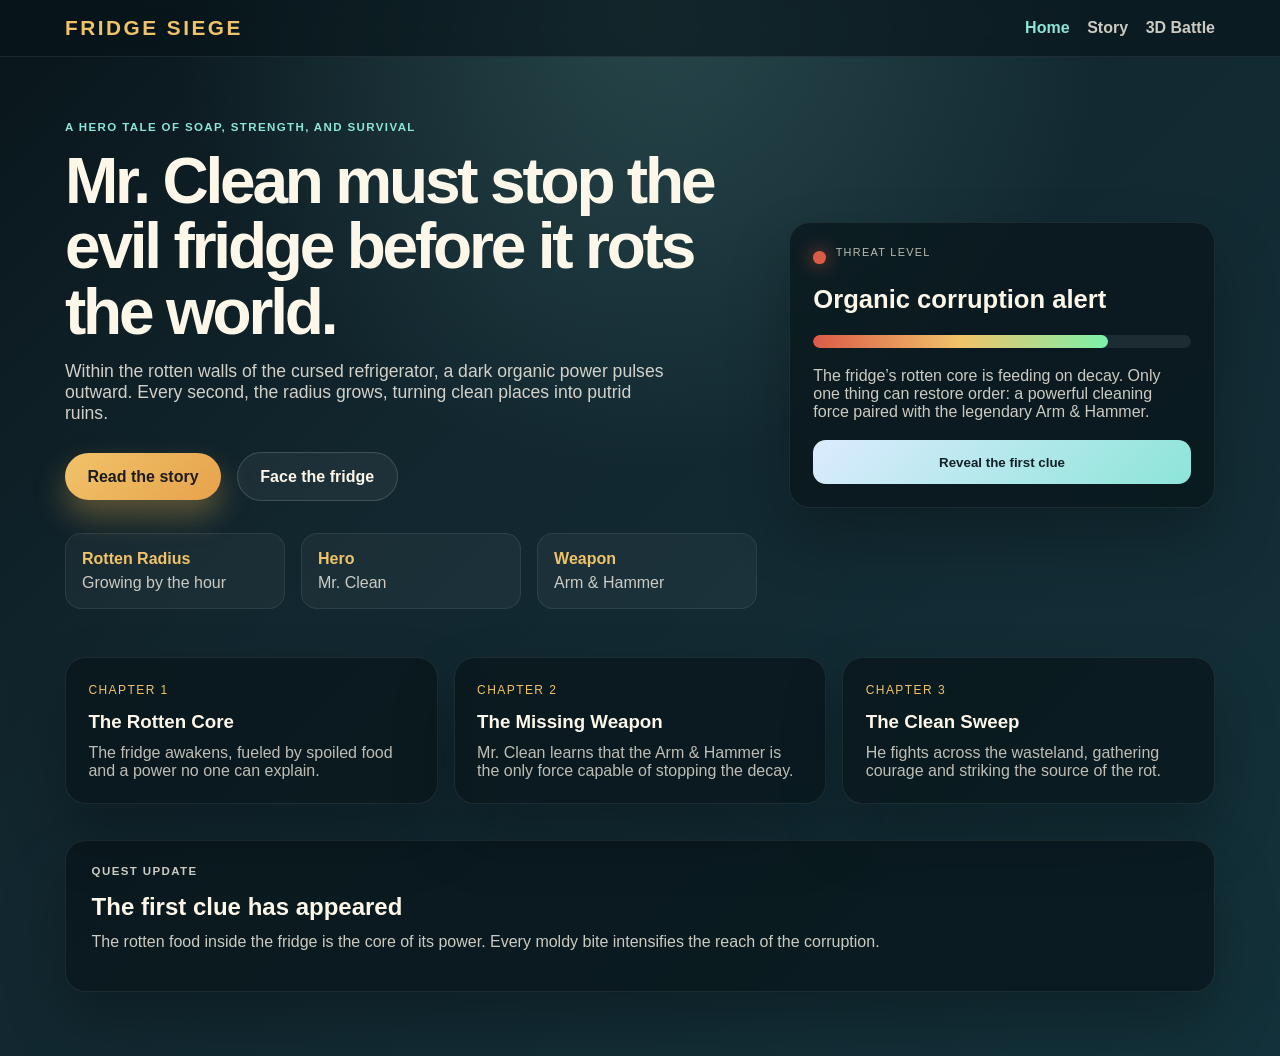
<file: index.html>
<!doctype html>
<html lang="en">
  <head>
    <meta charset="utf-8" />
    <meta name="viewport" content="width=device-width, initial-scale=1" />
    <title>Mr. Clean vs. the Evil Fridge</title>
    <meta
      name="description"
      content="An interactive story website about Mr. Clean, the Arm & Hammer, and the evil fridge that spreads rot."
    />
    <link rel="stylesheet" href="style.css" />
  </head>
  <body class="homepage">
    <header class="site-header">
      <nav class="nav container" aria-label="Main navigation">
        <a class="brand" href="index.html">Fridge Siege</a>
        <div class="nav-links">
          <a href="index.html" class="active">Home</a>
          <a href="story.html">Story</a>
          <a href="week4/3d.html">3D Battle</a>
        </div>
      </nav>
    </header>

    <main class="hero container">
      <section class="hero-copy">
        <p class="eyebrow">A hero tale of soap, strength, and survival</p>
        <h1>Mr. Clean must stop the evil fridge before it rots the world.</h1>
        <p class="lead">
          Within the rotten walls of the cursed refrigerator, a dark organic power
          pulses outward. Every second, the radius grows, turning clean places into
          putrid ruins.
        </p>

        <div class="hero-actions">
          <a class="button primary" href="story.html">Read the story</a>
          <a class="button secondary" href="week4/3d.html">Face the fridge</a>
        </div>

        <ul class="stats" aria-label="Story status">
          <li>
            <strong>Rotten Radius</strong>
            <span>Growing by the hour</span>
          </li>
          <li>
            <strong>Hero</strong>
            <span>Mr. Clean</span>
          </li>
          <li>
            <strong>Weapon</strong>
            <span>Arm & Hammer</span>
          </li>
        </ul>
      </section>

      <aside class="hero-panel" aria-live="polite">
        <div class="panel-header">
          <span class="pulse-dot"></span>
          <p>Threat level</p>
        </div>
        <h2>Organic corruption alert</h2>
        <div class="meter">
          <span class="meter-fill"></span>
        </div>
        <p class="panel-copy">
          The fridge’s rotten core is feeding on decay. Only one thing can restore
          order: a powerful cleaning force paired with the legendary Arm & Hammer.
        </p>
        <button class="chapter-trigger" type="button" data-story="chapter-1">
          Reveal the first clue
        </button>
      </aside>
    </main>

    <section class="story-snippets container" aria-label="Story chapter preview">
      <article class="snippet" data-story="chapter-1">
        <span>Chapter 1</span>
        <h3>The Rotten Core</h3>
        <p>The fridge awakens, fueled by spoiled food and a power no one can explain.</p>
      </article>
      <article class="snippet" data-story="chapter-2">
        <span>Chapter 2</span>
        <h3>The Missing Weapon</h3>
        <p>Mr. Clean learns that the Arm & Hammer is the only force capable of stopping the decay.</p>
      </article>
      <article class="snippet" data-story="chapter-3">
        <span>Chapter 3</span>
        <h3>The Clean Sweep</h3>
        <p>He fights across the wasteland, gathering courage and striking the source of the rot.</p>
      </article>
    </section>

    <section class="reveal container" aria-live="polite">
      <div class="reveal-card">
        <p class="eyebrow">Quest update</p>
        <h2 id="storyRevealTitle">The first clue has appeared</h2>
        <p id="storyRevealText">
          The rotten food inside the fridge is the core of its power. Every moldy bite
          intensifies the reach of the corruption.
        </p>
      </div>
    </section>

    <script src="script.js"></script>
  </body>
</html>
</file>
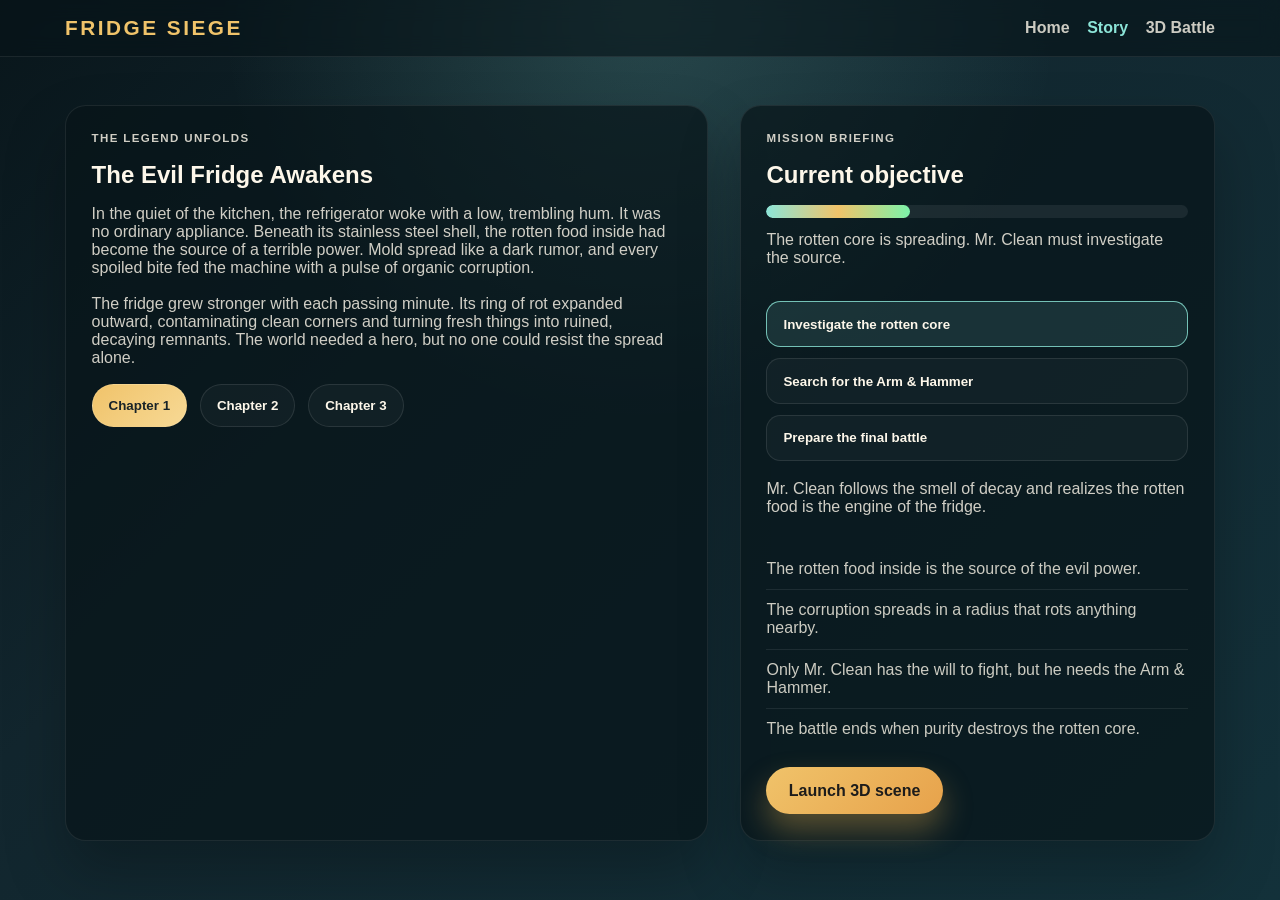
<file: story.html>
<!doctype html>
<html lang="en">
  <head>
    <meta charset="utf-8" />
    <meta name="viewport" content="width=device-width, initial-scale=1" />
    <title>Fridge Siege — Story</title>
    <meta
      name="description"
      content="Expanded story of the evil fridge, Mr. Clean, the Arm & Hammer, and the battle for peace."
    />
    <link rel="stylesheet" href="style.css" />
  </head>
  <body>
    <header class="site-header">
      <nav class="nav container" aria-label="Main navigation">
        <a class="brand" href="index.html">Fridge Siege</a>
        <div class="nav-links">
          <a href="index.html">Home</a>
          <a href="story.html" class="active">Story</a>
          <a href="week4/3d.html">3D Battle</a>
        </div>
      </nav>
    </header>

    <main class="container story-layout">
      <section class="story-card" aria-labelledby="story-title">
        <p class="eyebrow">The legend unfolds</p>
        <h1 id="story-title">The Evil Fridge Awakens</h1>

        <div class="story-panel active" data-story="chapter-1">
          <p>
            In the quiet of the kitchen, the refrigerator woke with a low, trembling hum.
            It was no ordinary appliance. Beneath its stainless steel shell, the rotten food
            inside had become the source of a terrible power. Mold spread like a dark rumor,
            and every spoiled bite fed the machine with a pulse of organic corruption.
          </p>
          <p>
            The fridge grew stronger with each passing minute. Its ring of rot expanded outward,
            contaminating clean corners and turning fresh things into ruined, decaying remnants.
            The world needed a hero, but no one could resist the spread alone.
          </p>
        </div>

        <div class="story-panel" data-story="chapter-2">
          <p>
            Mr. Clean was called to the scene, but even his shining reputation could not stop the
            curse. He had the courage to fight, yet the cruel power of the rotten core was too great.
            He needed something stronger than soap alone. He needed the Arm & Hammer, a legendary
            weapon said to crush decay and restore order wherever it was unleashed.
          </p>
          <p>
            So the battle began. Mr. Clean traveled across the ruined kitchen, following clues,
            gathering strength, and refusing to let the evil spread any further. The Arm & Hammer
            was not just a tool—it was the final promise of purity in a world drowning in rot.
          </p>
        </div>

        <div class="story-panel" data-story="chapter-3">
          <p>
            At the heart of the fridge, the rotten food pulsed like a black heart. Mr. Clean stood before it,
            gripping the Arm & Hammer with both hands. He knew the moment had come. A final strike would
            either restore peace or let the corruption consume the whole room.
          </p>
          <p>
            He swung with unstoppable resolve. The weapon crashed against the core, splitting the rot,
            scattering its power, and washing the darkness away with a burst of cleansing force.
            The fridge froze, the hum stopped, and the kitchen was safe again.
          </p>
        </div>

        <div class="story-actions">
          <button class="story-button active" type="button" data-story="chapter-1">Chapter 1</button>
          <button class="story-button" type="button" data-story="chapter-2">Chapter 2</button>
          <button class="story-button" type="button" data-story="chapter-3">Chapter 3</button>
        </div>
      </section>

      <aside class="story-card" aria-label="Story facts">
        <p class="eyebrow">Mission briefing</p>
        <h2 id="questTitle">Current objective</h2>
        <div class="progress-track" aria-label="Story progress">
          <span id="storyProgress" class="progress-fill"></span>
        </div>
        <p id="storyStatus" class="story-status">The rotten core is spreading. Mr. Clean must investigate the source.</p>

        <div class="decision-list">
          <button class="decision-button active" type="button" data-choice="investigate">Investigate the rotten core</button>
          <button class="decision-button" type="button" data-choice="weapon">Search for the Arm & Hammer</button>
          <button class="decision-button" type="button" data-choice="battle">Prepare the final battle</button>
        </div>

        <p id="decisionText" class="decision-text">
          Mr. Clean follows the smell of decay and realizes the rotten food is the engine of the fridge.
        </p>

        <ul class="story-list">
          <li>The rotten food inside is the source of the evil power.</li>
          <li>The corruption spreads in a radius that rots anything nearby.</li>
          <li>Only Mr. Clean has the will to fight, but he needs the Arm & Hammer.</li>
          <li>The battle ends when purity destroys the rotten core.</li>
        </ul>

        <div class="story-actions">
          <a class="button primary" href="week4/3d.html">Launch 3D scene</a>
        </div>
      </aside>
    </main>

    <script src="script.js"></script>
  </body>
</html>
</file>
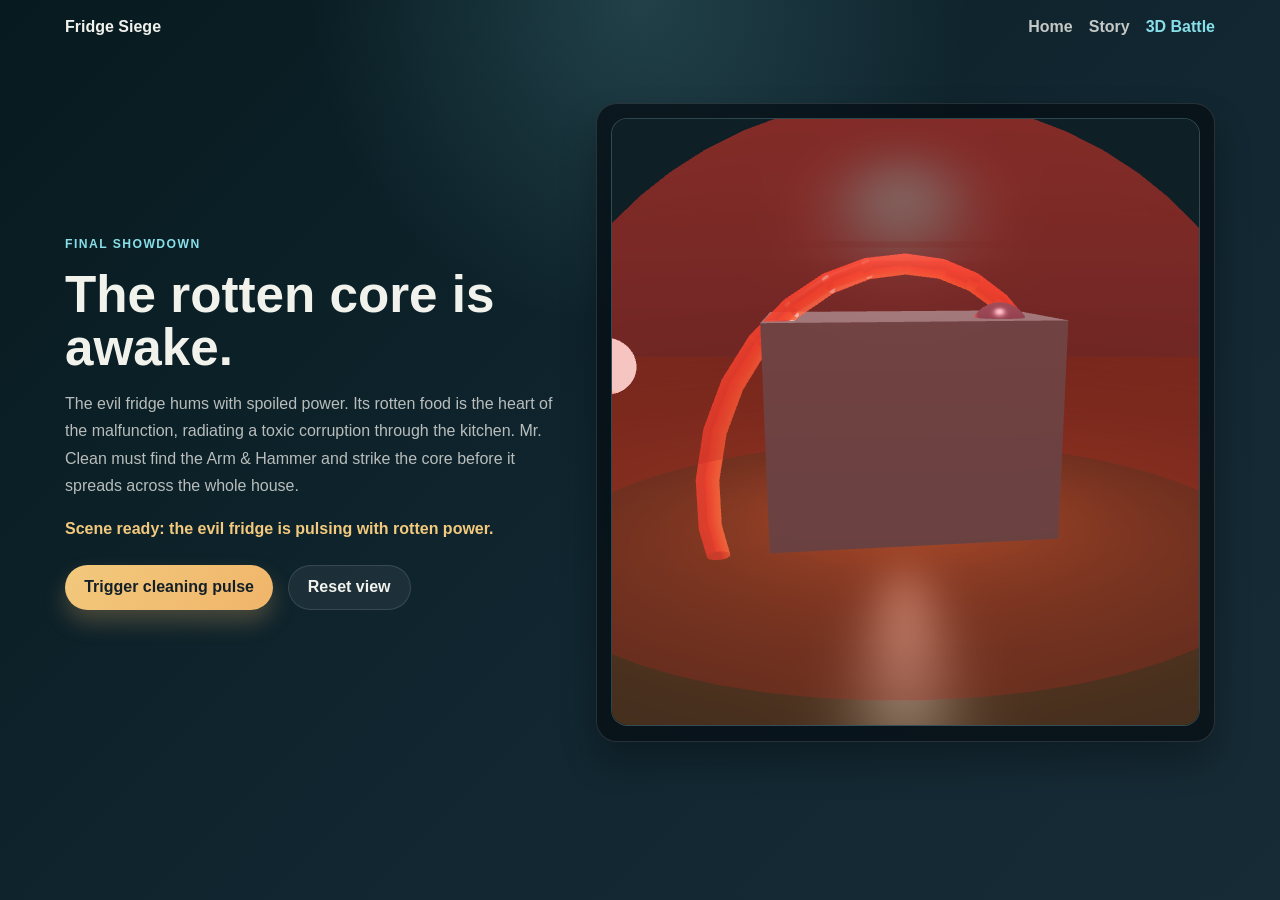
<file: week4/3d.html>
<!doctype html>
<html lang="en">
  <head>
    <meta charset="utf-8" />
    <meta name="viewport" content="width=device-width, initial-scale=1" />
    <title>Fridge Siege — 3D Battle</title>
    <link rel="stylesheet" href="css/styles.css" />
  </head>
  <body class="battle-page">
    <header class="battle-header">
      <nav class="top-nav container" aria-label="Story navigation">
        <a href="../index.html">Fridge Siege</a>
        <div class="nav-links">
          <a href="../index.html">Home</a>
          <a href="../story.html">Story</a>
          <a href="3d.html" class="active">3D Battle</a>
        </div>
      </nav>
    </header>

    <main class="container battle-layout">
      <section class="battle-copy">
        <p class="eyebrow">Final showdown</p>
        <h1>The rotten core is awake.</h1>
        <p>
          The evil fridge hums with spoiled power. Its rotten food is the heart of the
          malfunction, radiating a toxic corruption through the kitchen. Mr. Clean must
          find the Arm & Hammer and strike the core before it spreads across the whole house.
        </p>
        <p id="scene-status" role="status">Loading the battle scene…</p>
        <div class="battle-controls">
          <button id="pulse-button" type="button">Trigger cleaning pulse</button>
          <button id="reset-view" type="button" class="secondary">Reset view</button>
        </div>
      </section>

      <section class="scene-panel">
        <canvas id="renderCanvas" tabindex="0" aria-label="Babylon.js battle scene with an evil fridge" aria-describedby="scene-status">The 3D scene loads here.</canvas>
      </section>
    </main>

    <script src="vendor/babylon.js"></script>
    <script src="js/app.js"></script>
  </body>
</html>
</file>
<file: style.css>
:root {
  --cream: #fdf7ea;
  --ivory: #fffaf2;
  --ink: #15232d;
  --panel: rgba(13, 34, 42, 0.78);
  --gold: #f0c36a;
  --silver: #dfeaf4;
  --cyan: #8ce5d8;
  --green: #7cf2a9;
  --danger: #db5b47;
  --shadow: rgba(7, 15, 18, 0.32);
}

* {
  box-sizing: border-box;
}

html {
  scroll-behavior: smooth;
}

body {
  margin: 0;
  min-height: 100vh;
  font-family: "Segoe UI", Tahoma, Geneva, Verdana, sans-serif;
  background:
    radial-gradient(circle at top, rgba(140, 229, 216, 0.18), transparent 38%),
    linear-gradient(135deg, #09161b 0%, #12262e 35%, #13313a 100%);
  color: var(--cream);
}

img {
  max-width: 100%;
}

.container {
  width: min(1150px, calc(100% - 2rem));
  margin: 0 auto;
}

.site-header {
  position: sticky;
  top: 0;
  z-index: 10;
  backdrop-filter: blur(10px);
  background: rgba(8, 20, 25, 0.62);
  border-bottom: 1px solid rgba(255, 255, 255, 0.08);
}

.nav {
  display: flex;
  align-items: center;
  justify-content: space-between;
  gap: 1rem;
  padding: 1rem 0;
}

.brand {
  color: var(--gold);
  text-decoration: none;
  font-size: 1.3rem;
  font-weight: 800;
  letter-spacing: 0.12em;
  text-transform: uppercase;
}

.nav-links {
  display: flex;
  gap: 1.1rem;
  flex-wrap: wrap;
}

.nav-links a {
  color: var(--cream);
  text-decoration: none;
  opacity: 0.8;
  font-weight: 600;
}

.nav-links a.active,
.nav-links a:hover {
  opacity: 1;
  color: var(--cyan);
}

.hero {
  display: grid;
  grid-template-columns: 1.3fr 0.8fr;
  gap: 2rem;
  align-items: center;
  padding: 4rem 0 3rem;
}

.eyebrow {
  margin: 0 0 1rem;
  color: var(--cyan);
  letter-spacing: 0.12em;
  text-transform: uppercase;
  font-size: 0.72rem;
  font-weight: 700;
}

h1,
h2,
h3,
p {
  margin-top: 0;
}

.hero-copy h1 {
  font-size: clamp(2.6rem, 5vw, 5rem);
  line-height: 1.02;
  margin-bottom: 1rem;
  letter-spacing: -0.05em;
}

.lead {
  color: rgba(253, 247, 234, 0.82);
  font-size: 1.1rem;
  max-width: 62ch;
  margin-bottom: 1.75rem;
}

.hero-actions {
  display: flex;
  align-items: center;
  gap: 1rem;
  flex-wrap: wrap;
  margin-bottom: 2rem;
}

.button {
  display: inline-flex;
  align-items: center;
  justify-content: center;
  padding: 0.92rem 1.4rem;
  border-radius: 999px;
  text-decoration: none;
  font-weight: 700;
  transition: transform 0.2s ease, box-shadow 0.2s ease;
}

.button:hover,
.chapter-trigger:hover,
.story-card button:hover {
  transform: translateY(-2px);
}

.button.primary {
  background: linear-gradient(135deg, var(--gold), #e7a24b);
  color: #1d1c1b;
  box-shadow: 0 16px 30px rgba(232, 174, 78, 0.35);
}

.button.secondary {
  background: rgba(255, 255, 255, 0.05);
  border: 1px solid rgba(255, 255, 255, 0.15);
  color: var(--cream);
}

.stats {
  list-style: none;
  padding: 0;
  margin: 0;
  display: grid;
  grid-template-columns: repeat(3, minmax(0, 1fr));
  gap: 1rem;
}

.stats li {
  background: rgba(255, 255, 255, 0.04);
  border: 1px solid rgba(255, 255, 255, 0.08);
  border-radius: 1rem;
  padding: 1rem;
  box-shadow: var(--shadow);
}

.stats strong {
  display: block;
  margin-bottom: 0.35rem;
  color: var(--gold);
}

.stats span {
  color: rgba(253, 247, 234, 0.78);
}

.hero-panel,
.reveal-card,
.story-card,
.snippet {
  background: rgba(8, 20, 25, 0.7);
  border: 1px solid rgba(255, 255, 255, 0.08);
  border-radius: 1.3rem;
  box-shadow: 0 30px 60px rgba(0, 0, 0, 0.25);
}

.hero-panel {
  padding: 1.45rem;
}

.panel-header {
  display: flex;
  align-items: center;
  gap: 0.6rem;
  color: rgba(253, 247, 234, 0.72);
  text-transform: uppercase;
  letter-spacing: 0.12em;
  font-size: 0.68rem;
}

.pulse-dot {
  width: 0.8rem;
  height: 0.8rem;
  display: inline-block;
  border-radius: 50%;
  background: var(--danger);
  box-shadow: 0 0 18px rgba(219, 91, 71, 0.8);
  animation: pulse 1.3s infinite;
}

@keyframes pulse {
  0% { transform: scale(1); opacity: 0.8; }
  50% { transform: scale(1.2); opacity: 1; }
  100% { transform: scale(1); opacity: 0.8; }
}

.hero-panel h2 {
  margin-top: 1rem;
  font-size: clamp(1.6rem, 2vw, 2.4rem);
}

.meter {
  width: 100%;
  height: 0.8rem;
  background: rgba(255, 255, 255, 0.08);
  border-radius: 999px;
  overflow: hidden;
  margin: 1.2rem 0;
}

.meter-fill {
  display: block;
  width: 78%;
  height: 100%;
  border-radius: inherit;
  background: linear-gradient(90deg, var(--danger), var(--gold), var(--green));
}

.panel-copy {
  color: rgba(253, 247, 234, 0.8);
  margin-bottom: 1.2rem;
}

.chapter-trigger {
  width: 100%;
  border: 0;
  border-radius: 0.8rem;
  padding: 0.9rem 1rem;
  background: linear-gradient(135deg, #dcebff, #8ce5d8);
  color: #122128;
  font-weight: 800;
  cursor: pointer;
}

.story-snippets {
  display: grid;
  grid-template-columns: repeat(3, minmax(0, 1fr));
  gap: 1rem;
  padding: 0 0 2.25rem;
}

.snippet {
  padding: 1.4rem;
  cursor: pointer;
  transition: transform 0.2s ease, border-color 0.2s ease;
}

.snippet:hover {
  transform: translateY(-3px);
  border-color: rgba(140, 229, 216, 0.7);
}

.snippet span {
  color: var(--gold);
  font-size: 0.75rem;
  letter-spacing: 0.12em;
  text-transform: uppercase;
}

.snippet h3 {
  margin-top: 0.8rem;
  margin-bottom: 0.7rem;
}

.snippet p {
  color: rgba(253, 247, 234, 0.74);
  margin: 0;
}

.reveal {
  padding: 0 0 4rem;
}

.reveal-card {
  padding: 1.5rem 1.6rem;
}

.reveal-card h2 {
  margin-bottom: 0.8rem;
}

.reveal-card p {
  color: rgba(253, 247, 234, 0.8);
}

.story-layout {
  display: grid;
  grid-template-columns: 1.15fr 0.85fr;
  gap: 2rem;
  padding: 3rem 0;
}

.story-card {
  padding: 1.6rem;
}

.story-card p {
  color: rgba(253, 247, 234, 0.82);
  margin-bottom: 1.1rem;
}

.story-card h1,
.story-card h2 {
  margin-bottom: 1rem;
}

.progress-track {
  width: 100%;
  height: 0.8rem;
  border-radius: 999px;
  background: rgba(255, 255, 255, 0.07);
  overflow: hidden;
  margin: 1rem 0 0.8rem;
}

.progress-fill {
  display: block;
  width: 34%;
  height: 100%;
  border-radius: inherit;
  background: linear-gradient(90deg, var(--cyan), var(--gold), var(--green));
  transition: width 0.25s ease;
}

.story-status,
.decision-text {
  min-height: 3.2rem;
  color: rgba(253, 247, 234, 0.84);
}

.decision-list {
  display: grid;
  gap: 0.7rem;
  margin: 1.2rem 0;
}

.decision-button {
  border: 1px solid rgba(255, 255, 255, 0.1);
  background: rgba(255, 255, 255, 0.03);
  color: var(--cream);
  border-radius: 0.9rem;
  padding: 0.9rem 1rem;
  text-align: left;
  cursor: pointer;
  font-weight: 700;
}

.decision-button.active {
  border-color: rgba(140, 229, 216, 0.8);
  background: rgba(140, 229, 216, 0.12);
}

.story-list {
  list-style: none;
  padding: 0;
  margin: 1rem 0 0;
}

.story-list li {
  padding: 0.7rem 0;
  border-bottom: 1px solid rgba(255, 255, 255, 0.08);
  color: rgba(253, 247, 234, 0.8);
}

.story-list li:last-child {
  border-bottom: 0;
}

.story-actions {
  display: flex;
  flex-wrap: wrap;
  gap: 0.8rem;
  margin-top: 1.1rem;
}

.story-button {
  border: 1px solid rgba(255, 255, 255, 0.1);
  background: rgba(255, 255, 255, 0.03);
  color: var(--cream);
  border-radius: 999px;
  padding: 0.8rem 1rem;
  cursor: pointer;
  font-weight: 700;
}

.story-button.active {
  background: linear-gradient(135deg, var(--gold), #f7d995);
  color: #182328;
}

.story-panel {
  display: none;
}

.story-panel.active {
  display: block;
}

@media (max-width: 760px) {
  .hero,
  .story-layout,
  .story-snippets {
    grid-template-columns: 1fr;
  }

  .hero {
    padding-top: 2.5rem;
  }

  .stats {
    grid-template-columns: 1fr;
  }
}
</file>
<file: week4/css/styles.css>
:root {
  --bg: #09171c;
  --panel: rgba(11, 24, 33, 0.82);
  --ink: #f2f2ec;
  --gold: #f2c97d;
  --cyan: #87dfe9;
  --danger: #dd654f;
  --muted: rgba(242, 242, 236, 0.75);
  --line: rgba(255, 255, 255, 0.12);
}

* { box-sizing: border-box; }
[hidden] { display: none !important; }

body {
  margin: 0;
  min-height: 100vh;
  font-family: "Segoe UI", Tahoma, sans-serif;
  background:
    radial-gradient(circle at top, rgba(135, 223, 233, 0.17), transparent 30%),
    linear-gradient(135deg, #071a1f, #112630 55%, #172b36);
  color: var(--ink);
}

.container {
  width: min(1150px, calc(100% - 2rem));
  margin: 0 auto;
}

.top-nav {
  display: flex;
  justify-content: space-between;
  align-items: center;
  gap: 1rem;
  padding: 1.15rem 0;
}

.top-nav a {
  color: var(--ink);
  text-decoration: none;
  font-weight: 700;
}

.nav-links {
  display: flex;
  gap: 1rem;
  flex-wrap: wrap;
}

.nav-links a {
  opacity: 0.8;
}

.nav-links a.active,
.nav-links a:hover {
  opacity: 1;
  color: var(--cyan);
}

.battle-layout {
  display: grid;
  grid-template-columns: 0.9fr 1.1fr;
  gap: 1.5rem;
  padding: 3rem 0 4rem;
  align-items: center;
}

.battle-copy {
  padding: 1.5rem 0;
}

.eyebrow {
  margin: 0 0 0.8rem;
  color: var(--cyan);
  text-transform: uppercase;
  letter-spacing: 0.12em;
  font-size: 0.76rem;
  font-weight: 700;
}

h1 {
  font-size: clamp(2.4rem, 4vw, 4rem);
  line-height: 1.04;
  margin: 0 0 1rem;
}

p {
  color: var(--muted);
  line-height: 1.7;
}

#scene-status {
  color: var(--gold);
  font-weight: 600;
  margin-top: 1rem;
}

.battle-controls {
  display: flex;
  flex-wrap: wrap;
  gap: 0.9rem;
  margin-top: 1.4rem;
}

button {
  font: inherit;
  border: 0;
  border-radius: 999px;
  padding: 0.8rem 1.2rem;
  cursor: pointer;
  font-weight: 700;
  transition: transform 0.2s ease, opacity 0.2s ease;
}

button:hover {
  transform: translateY(-2px);
}

#pulse-button {
  background: linear-gradient(135deg, var(--gold), #f0b56a);
  color: #142028;
  box-shadow: 0 12px 22px rgba(240, 181, 106, 0.26);
}

#reset-view {
  background: rgba(255, 255, 255, 0.06);
  border: 1px solid var(--line);
  color: var(--ink);
}

.scene-panel {
  background: rgba(5, 12, 18, 0.7);
  border: 1px solid var(--line);
  border-radius: 1.3rem;
  padding: 0.9rem;
  box-shadow: 0 20px 35px rgba(0, 0, 0, 0.28);
}

#renderCanvas {
  display: block;
  width: 100%;
  height: min(60vw, 38rem);
  min-height: 20rem;
  background: radial-gradient(circle at 50% 30%, rgba(255, 235, 208, 0.1), rgba(12, 18, 22, 0.9));
  border-radius: 1rem;
  border: 1px solid rgba(135, 223, 233, 0.25);
  touch-action: none;
}

@media (max-width: 760px) {
  .battle-layout {
    grid-template-columns: 1fr;
  }

  #renderCanvas {
    height: 24rem;
  }
}
</file>
